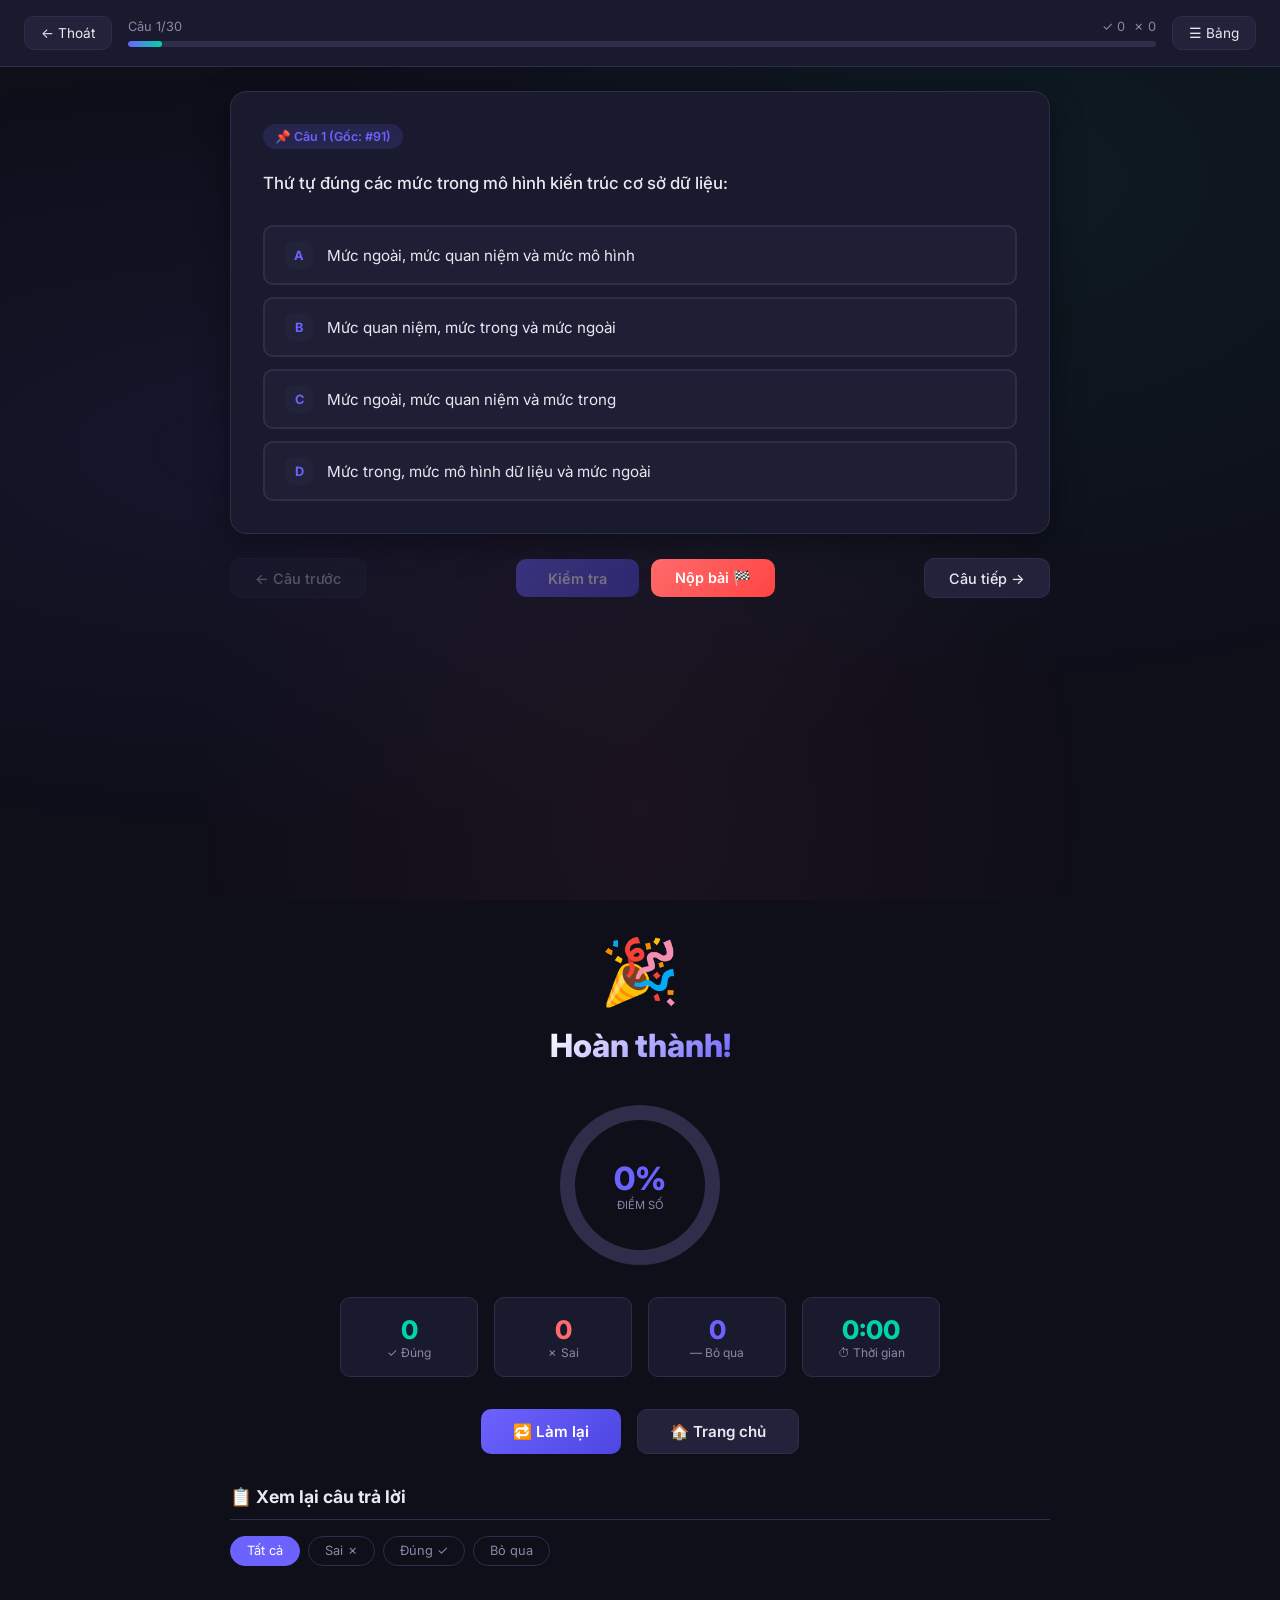
<file: quiz.html>
<!DOCTYPE html>
<html lang="vi">
<head>
<meta charset="UTF-8">
<meta name="viewport" content="width=device-width, initial-scale=1.0">
<title>Làm Bài | Trắc Nghiệm CSDL</title>
<meta name="description" content="Ôn tập trắc nghiệm Cơ sở dữ liệu - 356 câu hỏi tổng hợp">
<link href="https://fonts.googleapis.com/css2?family=Inter:wght@300;400;500;600;700;800&display=swap" rel="stylesheet">
<link rel="stylesheet" href="css/style.css?v=1779847609">
</head>
<body>

<!-- ========== QUIZ ========== -->

<div id="quiz-screen" class="screen">
  <header class="quiz-header">
    <button class="btn-back" onclick="goHome()">← Thoát</button>
    <div class="quiz-progress-wrap">
      <div class="quiz-meta">
        <span id="q-counter">Câu 1/30</span>
        <span id="q-score-live">✓ 0 &nbsp;✗ 0</span>
      </div>
      <div class="progress-bar"><div class="progress-fill" id="progress-fill" style="width:0%"></div></div>
    </div>
    <div class="timer-badge" id="timer-badge" style="display:none">1:00</div>
    <button class="btn-panel" onclick="togglePanel()">☰ Bảng</button>
  </header>

  <div class="quiz-body">
    <div class="nav-panel" id="nav-panel">
      <div class="nav-title">Điều hướng</div>
      <div class="nav-grid" id="nav-grid"></div>
      <div class="nav-legend">
        <div class="legend-item"><div class="legend-dot" style="background:var(--primary)"></div>Đang làm</div>
        <div class="legend-item"><div class="legend-dot" style="background:rgba(108,99,255,0.3)"></div>Đã trả lời</div>
        <div class="legend-item"><div class="legend-dot" style="background:var(--border)"></div>Chưa làm</div>
      </div>
    </div>

    <div class="quiz-main">
      <div class="question-card" id="question-card">
        <div class="question-tag" id="q-tag">📌 Câu 1</div>
        <div class="question-text" id="question-text"></div>
        <div class="options-list" id="options-list"></div>
        <div class="explanation-box" id="explanation-box"></div>
      </div>

      <div class="quiz-actions">
        <button class="btn-nav" id="btn-prev" onclick="prevQ()">← Câu trước</button>
        <div style="display:flex;gap:0.75rem;flex-wrap:wrap;justify-content:center;">
          <button class="btn-submit" id="btn-submit" onclick="submitAnswer()">Kiểm tra</button>
          <button class="btn-end-quiz" onclick="endQuiz()">Nộp bài 🏁</button>
        </div>
        <button class="btn-nav" id="btn-next" onclick="nextQ()">Câu tiếp →</button>
      </div>
    </div>
  </div>
</div>

<!-- ========== RESULT ========== -->
<div id="result-screen" class="screen">
  <div class="result-header">
    <div class="result-emoji" id="result-emoji">🎉</div>
    <div class="result-title" id="result-title">Hoàn thành!</div>
    <div style="color:var(--text-muted);font-size:0.9rem" id="result-sub"></div>
  </div>

  <div class="score-circle" id="score-circle" style="--pct:0deg">
    <div class="score-inner">
      <div class="score-pct" id="score-pct">0%</div>
      <div class="score-lbl">Điểm số</div>
    </div>
  </div>

  <div class="result-stats">
    <div class="rstat c"><div class="rstat-num" id="rs-correct">0</div><div class="rstat-lbl">✓ Đúng</div></div>
    <div class="rstat w"><div class="rstat-num" id="rs-wrong">0</div><div class="rstat-lbl">✗ Sai</div></div>
    <div class="rstat s"><div class="rstat-num" id="rs-skip">0</div><div class="rstat-lbl">— Bỏ qua</div></div>
    <div class="rstat t"><div class="rstat-num" id="rs-time">0:00</div><div class="rstat-lbl">⏱ Thời gian</div></div>
  </div>

  <div class="result-btns">
    <button class="btn-retry" onclick="retryQuiz()">🔁 Làm lại</button>
    <button class="btn-home-r" onclick="goHome()">🏠 Trang chủ</button>
  </div>

  <div class="review-section">
    <div class="review-title">📋 Xem lại câu trả lời</div>
    <div class="review-filter">
      <button class="filter-btn active" onclick="filterReview('all',this)">Tất cả</button>
      <button class="filter-btn" onclick="filterReview('wrong',this)">Sai ✗</button>
      <button class="filter-btn" onclick="filterReview('correct',this)">Đúng ✓</button>
      <button class="filter-btn" onclick="filterReview('skip',this)">Bỏ qua</button>
    </div>
    <div id="review-list"></div>
  </div>
</div>


<script src="js/csdl_data.js?v=1779847609" charset="UTF-8"></script>
<script src="js/ontapmau_data.js?v=1779847609" charset="UTF-8"></script>
<script src="js/baitapphutoithieu_data.js?v=1779847609" charset="UTF-8"></script>
<script src="js/giuaky_data.js?v=1779847609" charset="UTF-8"></script>
<script src="js/mohinh_data.js?v=1779847609" charset="UTF-8"></script>
<script src="js/script.js?v=1779847609" charset="UTF-8"></script>
</body>
</html>
</file>
<file: css/style.css>
:root {
    --primary: #6c63ff;
    --primary-dark: #4e46e0;
    --secondary: #00d4aa;
    --accent: #ff6b6b;
    --bg: #0f0f1a;
    --bg2: #16162a;
    --bg3: #1e1e35;
    --card: #1a1a2e;
    --card2: #22223b;
    --text: #e8e8f0;
    --text-muted: #8888aa;
    --border: #2e2e4a;
    --correct: #00d4aa;
    --wrong: #ff6b6b;
    --correct-bg: rgba(0,212,170,0.12);
    --wrong-bg: rgba(255,107,107,0.12);
    --radius: 16px;
    --radius-sm: 10px;
    --shadow: 0 8px 32px rgba(0,0,0,0.4);
  }
  * { margin:0; padding:0; box-sizing:border-box; }
  body {
    font-family: 'Inter', sans-serif;
    background: var(--bg);
    color: var(--text);
    min-height: 100vh;
    overflow-x: hidden;
  }
  /* Animated background */
  body::before {
    content:'';
    position:fixed; top:0;left:0;right:0;bottom:0;
    background: radial-gradient(ellipse at 20% 50%, rgba(108,99,255,0.08) 0%, transparent 60%),
                radial-gradient(ellipse at 80% 20%, rgba(0,212,170,0.06) 0%, transparent 50%),
                radial-gradient(ellipse at 50% 90%, rgba(255,107,107,0.05) 0%, transparent 50%);
    pointer-events: none; z-index: 0;
  }

  /* ===== SCREENS ===== */
  .screen { display:none; position:relative; z-index:1; }
  .screen.active { display:block; }

  /* ===== HOME SCREEN ===== */
  #home-screen {
    min-height:100vh;
    display:flex; flex-direction:column; align-items:center; justify-content:center;
    padding: 2rem;
    text-align:center;
  }
  .logo-icon {
    width:90px; height:90px;
    background: linear-gradient(135deg, var(--primary), var(--secondary));
    border-radius: 24px;
    display:flex; align-items:center; justify-content:center;
    font-size:2.5rem; margin-bottom:2rem;
    box-shadow: 0 0 40px rgba(108,99,255,0.4);
    animation: float 3s ease-in-out infinite;
  }
  @keyframes float {
    0%,100%{ transform:translateY(0); }
    50%{ transform:translateY(-10px); }
  }
  .home-title {
    font-size: clamp(2rem,5vw,3.5rem);
    font-weight:800;
    background: linear-gradient(135deg, #fff 0%, var(--primary) 50%, var(--secondary) 100%);
    -webkit-background-clip:text; -webkit-text-fill-color:transparent;
    line-height:1.2; margin-bottom:0.75rem;
  }
  .home-sub {
    font-size:1.1rem; color:var(--text-muted); margin-bottom:0.5rem;
  }
  .home-author {
    font-size:0.9rem; color:var(--primary); margin-bottom:3rem; opacity:0.8;
  }
  .stats-row {
    display:flex; gap:1.5rem; margin-bottom:3rem; flex-wrap:wrap; justify-content:center;
  }
  .stat-card {
    background: var(--card2);
    border: 1px solid var(--border);
    border-radius: var(--radius-sm);
    padding: 1rem 1.5rem;
    text-align:center;
    min-width:100px;
  }
  .stat-num { font-size:1.8rem; font-weight:800; color:var(--primary); }
  .stat-lbl { font-size:0.75rem; color:var(--text-muted); text-transform:uppercase; letter-spacing:1px; }

  .mode-grid {
    display:grid; grid-template-columns:repeat(auto-fit, minmax(200px, 1fr));
    gap:1rem; max-width:700px; width:100%; margin-bottom:2rem;
  }
  .mode-card {
    background: var(--card2);
    border: 2px solid var(--border);
    border-radius: var(--radius);
    padding:1.5rem;
    cursor:pointer;
    transition: all 0.25s;
    text-align:left;
  }
  .mode-card:hover {
    border-color: var(--primary);
    transform:translateY(-4px);
    box-shadow: 0 12px 32px rgba(108,99,255,0.2);
  }
  .mode-card.selected {
    border-color: var(--primary);
    background: rgba(108,99,255,0.12);
  }
  .mode-icon { font-size:2rem; margin-bottom:0.75rem; }
  .mode-name { font-size:1rem; font-weight:700; margin-bottom:0.25rem; }
  .mode-desc { font-size:0.8rem; color:var(--text-muted); }

  .settings-row {
    display:flex; gap:1rem; align-items:center; margin-bottom:2rem;
    flex-wrap:wrap; justify-content:center;
  }
  .settings-row label { color:var(--text-muted); font-size:0.9rem; }
  .settings-row input[type=number] {
    background:var(--card2); border:1px solid var(--border);
    color:var(--text); padding:0.5rem 0.75rem; border-radius:8px;
    font-size:0.95rem; width:80px; text-align:center;
    outline:none; font-family:inherit;
  }
  .settings-row input:focus { border-color:var(--primary); }

  .btn-start {
    background: linear-gradient(135deg, var(--primary), var(--primary-dark));
    color:#fff; border:none; border-radius: var(--radius);
    padding: 1rem 3rem; font-size:1.1rem; font-weight:700;
    cursor:pointer; letter-spacing:0.5px;
    transition: all 0.25s;
    box-shadow: 0 4px 20px rgba(108,99,255,0.4);
  }
  .btn-start:hover {
    transform:translateY(-2px);
    box-shadow: 0 8px 30px rgba(108,99,255,0.5);
  }
  .btn-start:active { transform:translateY(0); }

  /* ===== QUIZ SCREEN ===== */
  #quiz-screen {
    min-height:100vh;
    display:none; flex-direction:column;
  }
  #quiz-screen.active { display:flex; }

  .quiz-header {
    background: var(--card);
    border-bottom: 1px solid var(--border);
    padding: 1rem 1.5rem;
    display:flex; align-items:center; gap:1rem;
    position:sticky; top:0; z-index:10;
    backdrop-filter:blur(10px);
  }
  .btn-back {
    background:var(--card2); border:1px solid var(--border);
    color:var(--text); border-radius:10px; padding:0.5rem 1rem;
    cursor:pointer; font-size:0.85rem; font-family:inherit;
    transition:all 0.2s;
  }
  .btn-back:hover { border-color:var(--primary); color:var(--primary); }
  .quiz-progress-wrap { flex:1; }
  .quiz-meta {
    display:flex; justify-content:space-between; margin-bottom:0.4rem;
    font-size:0.8rem; color:var(--text-muted);
  }
  .progress-bar {
    height:6px; background:var(--border); border-radius:99px; overflow:hidden;
  }
  .progress-fill {
    height:100%; background:linear-gradient(90deg, var(--primary), var(--secondary));
    border-radius:99px; transition:width 0.4s ease;
  }
  .timer-badge {
    background:var(--card2); border:1px solid var(--border);
    border-radius:10px; padding:0.4rem 0.75rem;
    font-size:0.9rem; font-weight:600; color:var(--text);
    font-variant-numeric:tabular-nums; min-width:60px; text-align:center;
  }
  .timer-badge.danger { border-color:var(--wrong); color:var(--wrong); animation:pulse 1s infinite; }
  @keyframes pulse { 0%,100%{opacity:1} 50%{opacity:0.5} }

  .quiz-body {
    flex:1; display:flex; gap:0;
    overflow:hidden;
  }

  /* Navigation Panel */
  .nav-panel {
    width:220px; min-width:220px;
    background:var(--card);
    border-right: 1px solid var(--border);
    overflow-y:auto;
    padding:1rem;
    display:none;
  }
  .nav-panel.show { display:block; }
  .nav-title { font-size:0.75rem; font-weight:600; color:var(--text-muted); text-transform:uppercase; letter-spacing:1px; margin-bottom:0.75rem; }
  .nav-grid { display:grid; grid-template-columns:repeat(5,1fr); gap:4px; }
  .nav-btn {
    aspect-ratio:1; border-radius:6px;
    border:1px solid var(--border); background:transparent;
    color:var(--text-muted); font-size:0.7rem; cursor:pointer;
    transition:all 0.15s; font-family:inherit;
  }
  .nav-btn:hover { border-color:var(--primary); color:var(--primary); }
  .nav-btn.current { border-color:var(--primary); background:var(--primary); color:#fff; }
  .nav-btn.answered { background:rgba(108,99,255,0.2); border-color:var(--primary); color:var(--primary); }
  .nav-btn.correct { background:var(--correct-bg); border-color:var(--correct); color:var(--correct); }
  .nav-btn.wrong { background:var(--wrong-bg); border-color:var(--wrong); color:var(--wrong); }

  .nav-legend { margin-top:1rem; }
  .legend-item { display:flex; align-items:center; gap:0.5rem; font-size:0.72rem; color:var(--text-muted); margin-bottom:0.35rem; }
  .legend-dot { width:10px;height:10px; border-radius:3px; }

  /* Main content */
  .quiz-main {
    flex:1; overflow-y:auto;
    padding: 1.5rem;
    display:flex; flex-direction:column; align-items:center;
  }
  .question-card {
    background: var(--card);
    border: 1px solid var(--border);
    border-radius: var(--radius);
    padding:2rem;
    max-width:820px;
    width:100%;
    margin-bottom:1.5rem;
    box-shadow: var(--shadow);
    animation: slideIn 0.3s ease;
  }
  @keyframes slideIn {
    from { opacity:0; transform:translateY(20px); }
    to { opacity:1; transform:translateY(0); }
  }
  .question-tag {
    display:inline-flex; align-items:center; gap:0.5rem;
    background: rgba(108,99,255,0.15); color:var(--primary);
    padding:0.3rem 0.75rem; border-radius:99px; font-size:0.78rem; font-weight:600;
    margin-bottom:1.25rem;
  }
  .question-text {
    font-size:1.05rem; line-height:1.7; font-weight:500;
    color:var(--text); margin-bottom:1.75rem;
  }
  .options-list { display:flex; flex-direction:column; gap:0.75rem; }
  .option-btn {
    display:flex; align-items:flex-start; gap:0.875rem;
    padding:0.875rem 1.25rem;
    background:var(--bg3); border:2px solid var(--border);
    border-radius:var(--radius-sm);
    cursor:pointer; transition:all 0.2s;
    text-align:left; width:100%;
    font-family:inherit; color:var(--text);
  }
  .option-btn:hover:not(:disabled) {
    border-color:var(--primary);
    background: rgba(108,99,255,0.08);
    transform:translateX(4px);
  }
  .option-letter {
    min-width:28px; height:28px;
    background: var(--card2); border-radius:8px;
    display:flex; align-items:center; justify-content:center;
    font-size:0.8rem; font-weight:700; color:var(--primary);
    flex-shrink:0; transition:all 0.2s;
  }
  .option-text { font-size:0.95rem; line-height:1.55; padding-top:3px; }
  .option-btn.selected { border-color:var(--primary); background:rgba(108,99,255,0.12); }
  .option-btn.selected .option-letter { background:var(--primary); color:#fff; }
  .option-btn.correct-ans { border-color:var(--correct)!important; background:var(--correct-bg)!important; }
  .option-btn.correct-ans .option-letter { background:var(--correct)!important; color:#fff!important; }
  .option-btn.wrong-ans { border-color:var(--wrong)!important; background:var(--wrong-bg)!important; }
  .option-btn.wrong-ans .option-letter { background:var(--wrong)!important; color:#fff!important; }
  .option-btn:disabled { cursor:default; transform:none!important; }

  .explanation-box {
    margin-top:1.5rem; padding:1rem 1.25rem;
    background:rgba(108,99,255,0.08); border-left:3px solid var(--primary);
    border-radius:0 var(--radius-sm) var(--radius-sm) 0;
    font-size:0.9rem; color:var(--text-muted); line-height:1.6;
    display:none;
  }
  .explanation-box.show { display:block; }

  .quiz-actions {
    display:flex; justify-content:space-between; align-items:center;
    max-width:820px; width:100%; gap:1rem; flex-wrap:wrap;
  }
  .btn-nav {
    background:var(--card2); border:1px solid var(--border);
    color:var(--text); border-radius:var(--radius-sm);
    padding:0.65rem 1.5rem; cursor:pointer; font-size:0.9rem;
    font-family:inherit; font-weight:500; transition:all 0.2s;
  }
  .btn-nav:hover { border-color:var(--primary); color:var(--primary); }
  .btn-nav:disabled { opacity:0.3; cursor:default; }
  .btn-submit {
    background:linear-gradient(135deg, var(--primary), var(--primary-dark));
    color:#fff; border:none; border-radius:var(--radius-sm);
    padding:0.65rem 2rem; cursor:pointer; font-size:0.9rem;
    font-family:inherit; font-weight:600; transition:all 0.2s;
  }
  .btn-submit:hover { transform:translateY(-2px); box-shadow:0 4px 16px rgba(108,99,255,0.4); }
  .btn-submit:disabled { opacity:0.4; cursor:default; transform:none; box-shadow:none; }
  .btn-end-quiz {
    background:linear-gradient(135deg, var(--accent), #ff4444);
    color:#fff; border:none; border-radius:var(--radius-sm);
    padding:0.65rem 1.5rem; cursor:pointer; font-size:0.9rem;
    font-family:inherit; font-weight:600; transition:all 0.2s;
  }
  .btn-end-quiz:hover { transform:translateY(-2px); box-shadow:0 4px 16px rgba(255,107,107,0.4); }

  /* Panel toggle button */
  .btn-panel {
    background:var(--card2); border:1px solid var(--border);
    color:var(--text); border-radius:10px; padding:0.5rem 1rem;
    cursor:pointer; font-size:0.85rem; font-family:inherit;
    transition:all 0.2s; white-space:nowrap;
  }
  .btn-panel:hover { border-color:var(--primary); color:var(--primary); }

  /* ===== RESULT SCREEN ===== */
  #result-screen {
    min-height:100vh; padding:2rem;
    display:flex; flex-direction:column; align-items:center; justify-content:flex-start;
  }
  .result-header { text-align:center; margin-bottom:2rem; }
  .result-emoji {
    font-size:4rem; margin-bottom:1rem;
    animation:bounceIn 0.5s ease;
  }
  @keyframes bounceIn {
    0%{transform:scale(0)} 60%{transform:scale(1.2)} 100%{transform:scale(1)}
  }
  .result-title {
    font-size:2rem; font-weight:800; margin-bottom:0.5rem;
    background:linear-gradient(135deg, #fff, var(--primary));
    -webkit-background-clip:text; -webkit-text-fill-color:transparent;
  }
  .score-circle {
    width:160px; height:160px;
    border-radius:50%;
    background: conic-gradient(var(--primary) var(--pct), var(--border) 0);
    display:flex; align-items:center; justify-content:center;
    margin:0 auto 2rem;
    position:relative;
  }
  .score-circle::after {
    content:''; position:absolute;
    width:130px; height:130px; border-radius:50%; background:var(--bg);
  }
  .score-inner {
    position:relative; z-index:1; text-align:center;
  }
  .score-pct { font-size:2rem; font-weight:800; color:var(--primary); }
  .score-lbl { font-size:0.7rem; color:var(--text-muted); text-transform:uppercase; }

  .result-stats {
    display:grid; grid-template-columns:repeat(auto-fit,minmax(130px,1fr));
    gap:1rem; max-width:600px; width:100%; margin-bottom:2rem;
  }
  .rstat {
    background:var(--card); border:1px solid var(--border);
    border-radius:var(--radius-sm); padding:1rem; text-align:center;
  }
  .rstat-num { font-size:1.6rem; font-weight:800; }
  .rstat-lbl { font-size:0.75rem; color:var(--text-muted); }
  .rstat.c .rstat-num { color:var(--correct); }
  .rstat.w .rstat-num { color:var(--wrong); }
  .rstat.s .rstat-num { color:var(--primary); }
  .rstat.t .rstat-num { color:var(--secondary); }

  .result-btns { display:flex; gap:1rem; flex-wrap:wrap; justify-content:center; margin-bottom:2rem; }
  .btn-retry {
    background:linear-gradient(135deg, var(--primary), var(--primary-dark));
    color:#fff; border:none; border-radius:var(--radius-sm);
    padding:0.75rem 2rem; cursor:pointer; font-size:0.95rem;
    font-family:inherit; font-weight:600; transition:all 0.2s;
  }
  .btn-retry:hover { transform:translateY(-2px); box-shadow:0 4px 16px rgba(108,99,255,0.4); }
  .btn-home-r {
    background:var(--card2); border:1px solid var(--border);
    color:var(--text); border-radius:var(--radius-sm);
    padding:0.75rem 2rem; cursor:pointer; font-size:0.95rem;
    font-family:inherit; font-weight:600; transition:all 0.2s;
  }
  .btn-home-r:hover { border-color:var(--primary); color:var(--primary); }

  /* Review section */
  .review-section { max-width:820px; width:100%; }
  .review-title {
    font-size:1.1rem; font-weight:700; margin-bottom:1rem; color:var(--text);
    border-bottom:1px solid var(--border); padding-bottom:0.75rem;
  }
  .review-item {
    background:var(--card); border:1px solid var(--border);
    border-radius:var(--radius-sm); padding:1.25rem;
    margin-bottom:0.75rem; transition:all 0.2s;
  }
  .review-item.correct-r { border-left:4px solid var(--correct); }
  .review-item.wrong-r { border-left:4px solid var(--wrong); }
  .review-item.skip-r { border-left:4px solid var(--text-muted); }
  .review-q { font-size:0.9rem; color:var(--text); margin-bottom:0.75rem; font-weight:500; }
  .review-q-num { color:var(--primary); font-weight:700; margin-right:0.5rem; }
  .review-ans { font-size:0.85rem; display:flex; flex-direction:column; gap:0.3rem; }
  .review-user { color:var(--wrong); }
  .review-user.ok { color:var(--correct); }
  .review-correct { color:var(--correct); }
  .review-skip { color:var(--text-muted); font-style:italic; }
  .review-filter {
    display:flex; gap:0.5rem; margin-bottom:1rem; flex-wrap:wrap;
  }
  .filter-btn {
    padding:0.4rem 1rem; border-radius:99px;
    border:1px solid var(--border); background:transparent;
    color:var(--text-muted); font-size:0.8rem; cursor:pointer;
    font-family:inherit; transition:all 0.2s;
  }
  .filter-btn:hover { border-color:var(--primary); color:var(--primary); }
  .filter-btn.active { background:var(--primary); border-color:var(--primary); color:#fff; }

  /* Scrollbar */
  ::-webkit-scrollbar { width:6px; height:6px; }
  ::-webkit-scrollbar-track { background:var(--bg); }
  ::-webkit-scrollbar-thumb { background:var(--border); border-radius:99px; }
  ::-webkit-scrollbar-thumb:hover { background:var(--primary); }

  /* Responsive */
  @media(max-width:768px) {
    .nav-panel { display:none!important; }
    .quiz-main { padding:1rem; }
    .question-card { padding:1.25rem; }
    .result-stats { grid-template-columns:repeat(2,1fr); }
  }
  @media(max-width:480px) {
    .mode-grid { grid-template-columns:1fr; }
    .stats-row { gap:0.75rem; }
  }
</file>
